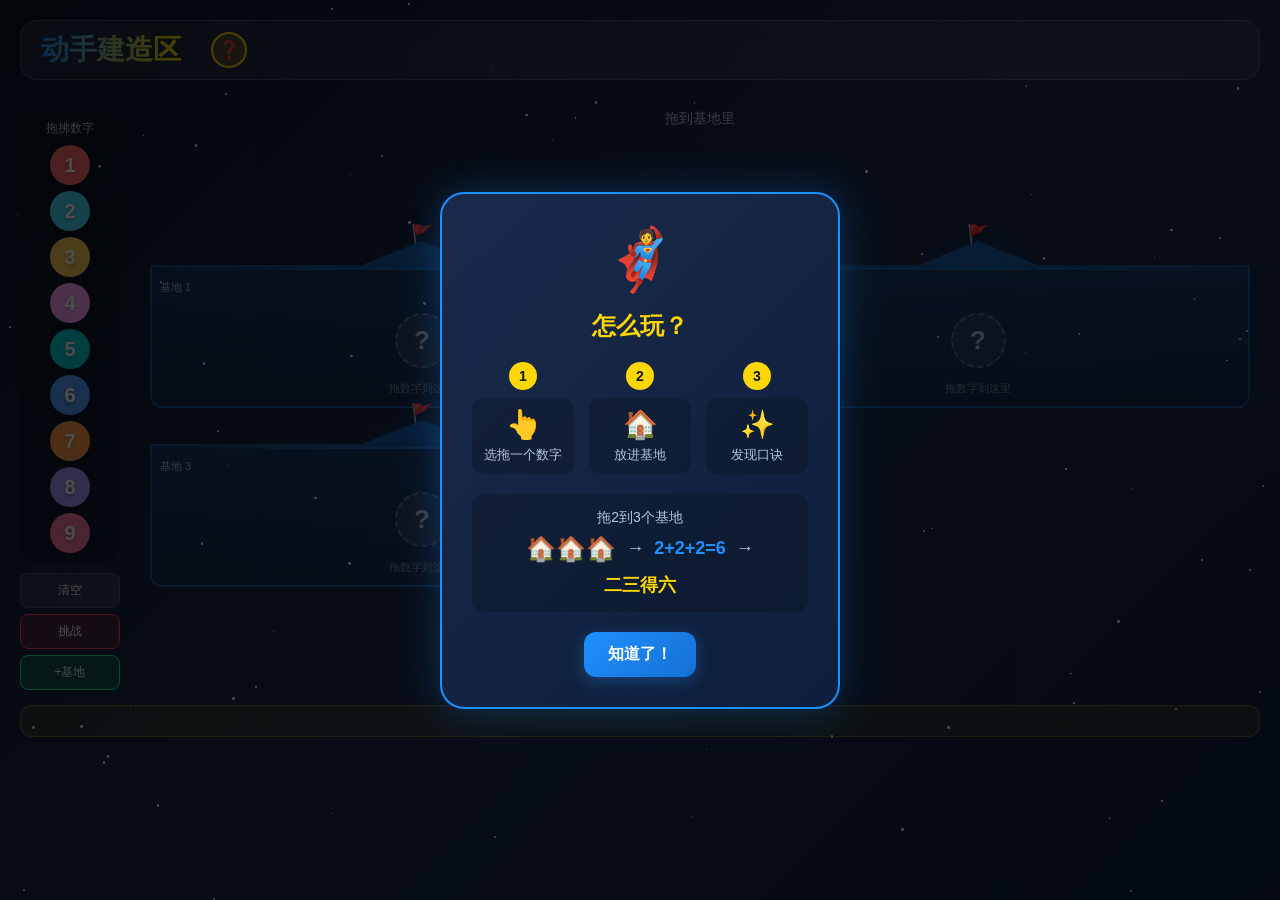
<file: index.html>
<!DOCTYPE html>
<html lang="zh-CN">
<head>
  <meta charset="UTF-8">
  <meta name="viewport" content="width=device-width, initial-scale=1.0">
  <title>动手建造区 - 乘法口诀表</title>
  <link rel="stylesheet" href="css/style.css">
  <link rel="stylesheet" href="css/animations.css">
</head>
<body>
  <!-- 星空背景 -->
  <div class="stars" id="stars"></div>

  <!-- 动手建造区 -->
  <section id="page-builder" class="page active">
    <div class="page-header">
      <h2>动手建造区</h2>
      <button class="btn-help" id="showTutorial" title="怎么玩？">❓</button>
    </div>

    <!-- 挑战横幅 -->
    <div class="challenge-banner" id="challengeBanner" style="display:none;">
      <span class="challenge-icon">🦸</span>
      <span class="challenge-text" id="challengeText"></span>
      <button class="challenge-close" id="closeChallenge">✕</button>
    </div>

    <!-- 建造区主内容 -->
    <div class="builder-layout">
      <!-- 左侧：物品栏 + 操作按钮 -->
      <div class="builder-left">
        <div class="items-shelf" id="itemsShelf">
          <div class="shelf-label">拖拂数字</div>
          <div class="shelf-items" id="shelfItems"></div>
        </div>
        <div class="builder-actions">
          <button class="btn-action btn-clear" id="clearBuilder">清空</button>
          <button class="btn-action btn-challenge" id="randomChallenge">挑战</button>
          <button class="btn-action btn-add-base" id="addBase">+基地</button>
        </div>
      </div>

      <!-- 右侧：超人基地 -->
      <div class="builder-right">
        <div class="bases-hint">拖到基地里</div>
        <div class="bases-container" id="basesContainer"></div>
      </div>
    </div>

    <!-- 结果显示 -->
    <div class="result-bar">
      <div class="result-addition" id="resultAddition"></div>
      <div class="result-multiplication" id="resultMultiplication" style="display:none;"></div>
      <div class="result-chinese" id="resultChinese"></div>
      <button class="btn-commutative" id="btnCommutative" style="display:none;">转一转</button>
    </div>

    <!-- 教程遮罩层 -->
    <div class="tutorial-overlay" id="tutorialOverlay" style="display:none;"></div>
  </section>

  <script src="js/storage.js"></script>
  <script src="js/table.js"></script>
  <script src="js/app.js"></script>
</body>
</html>
</file>
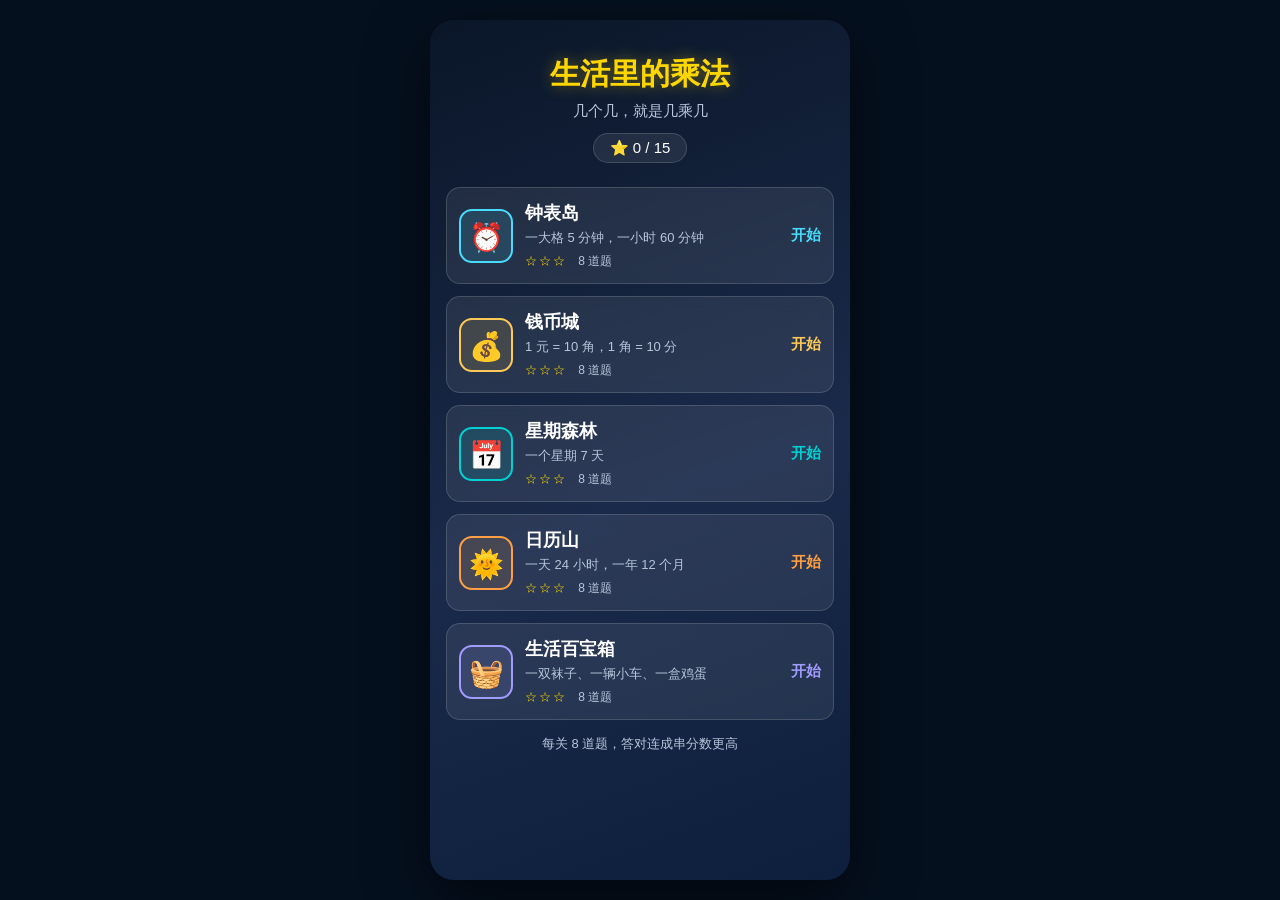
<file: life-math/web/index.html>
<!DOCTYPE html>
<html lang="zh-CN">
<head>
  <meta charset="UTF-8">
  <meta name="viewport" content="width=device-width, initial-scale=1.0">
  <title>生活里的乘法 - 浏览器预览版</title>
  <link rel="stylesheet" href="preview.css">
</head>
<body>
  <div class="phone">
    <!-- 关卡地图 -->
    <section id="screen-home" class="screen active">
      <div class="hero">
        <div class="hero-title">生活里的乘法</div>
        <div class="hero-sub">几个几，就是几乘几</div>
        <div class="hero-stars" id="totalStars">⭐ 0 / 15</div>
      </div>
      <div class="level-list" id="levelList"></div>
      <div class="home-tip">每关 8 道题，答对连成串分数更高</div>
    </section>

    <!-- 答题 -->
    <section id="screen-play" class="screen">
      <div class="hud">
        <div class="hud-left">
          <span class="hud-score" id="hudScore">⭐ 0</span>
          <span class="hud-combo" id="hudCombo"></span>
        </div>
        <div class="hud-right" id="hudProgress"></div>
      </div>
      <div class="bar"><div class="bar-fill" id="barFill"></div></div>

      <div class="question card">
        <div class="question-icon" id="questionIcon"></div>
        <div class="question-text" id="questionText"></div>
      </div>

      <div class="groups" id="groups"></div>
      <div class="groups-label" id="groupsLabel"></div>

      <div class="options" id="options"></div>
      <div class="feedback" id="feedback"></div>
      <div class="explain card" id="explain" style="display:none;"></div>

      <button class="btn-ghost quit" id="btnQuit">退出本关</button>
    </section>

    <!-- 成绩 -->
    <section id="screen-result" class="screen">
      <div class="badge" id="resultBadge"></div>
      <div class="stars" id="resultStars"></div>
      <div class="word" id="resultWord"></div>
      <div class="score card">
        <div class="score-num" id="resultScore">0</div>
        <div class="score-max" id="resultMax"></div>
        <div class="score-new" id="resultBest"></div>
      </div>
      <div class="stats card" id="resultStats"></div>
      <div class="actions">
        <button class="btn-primary act" id="btnReplay">再玩一次</button>
        <button class="btn-ghost act" id="btnHome">回到地图</button>
      </div>
    </section>
  </div>

  <script src="../miniprogram/core/questions.js"></script>
  <script src="../miniprogram/core/game.js"></script>
  <script src="../miniprogram/core/progress.js"></script>
  <script src="preview.js"></script>
</body>
</html>
</file>
<file: css/style.css>
/* ===== CSS Variables ===== */
:root {
  --hero-blue: #1E90FF;
  --hero-red: #FF4444;
  --energy-gold: #FFD700;
  --energy-green: #00FF88;
  --warn-red: #FF6B6B;
  --bg-dark: #0a1628;
  --bg-darker: #1a2a4a;
  --text-white: #ffffff;
  --text-light: #b8c6db;
  --glass-bg: rgba(255, 255, 255, 0.08);
  --glass-border: rgba(255, 255, 255, 0.15);
  --glow-blue: 0 0 20px rgba(30, 144, 255, 0.5);
  --glow-gold: 0 0 20px rgba(255, 215, 0, 0.5);
}

/* ===== Reset & Base ===== */
* {
  margin: 0;
  padding: 0;
  box-sizing: border-box;
}

body {
  font-family: 'Microsoft YaHei', 'PingFang SC', sans-serif;
  background: linear-gradient(135deg, var(--bg-dark) 0%, var(--bg-darker) 50%, #0d1f3c 100%);
  color: var(--text-white);
  min-height: 100vh;
  overflow-x: hidden;
  position: relative;
}

/* ===== Stars Background ===== */
.stars {
  position: fixed;
  top: 0;
  left: 0;
  width: 100%;
  height: 100%;
  pointer-events: none;
  z-index: 0;
}

.star {
  position: absolute;
  width: 2px;
  height: 2px;
  background: white;
  border-radius: 50%;
  animation: twinkle var(--duration) infinite;
}

/* ===== Page System ===== */
.page {
  display: none;
  position: relative;
  z-index: 1;
  min-height: 100vh;
  padding: 20px;
}

.page.active {
  display: block;
  animation: pageIn 0.5s ease-out;
}

.page-header {
  display: flex;
  align-items: center;
  gap: 20px;
  padding: 10px 20px;
  background: var(--glass-bg);
  border: 1px solid var(--glass-border);
  border-radius: 16px;
  backdrop-filter: blur(10px);
  margin-bottom: 30px;
}

.page-header h2 {
  font-size: 28px;
  background: linear-gradient(90deg, var(--hero-blue), var(--energy-gold));
  -webkit-background-clip: text;
  -webkit-text-fill-color: transparent;
  background-clip: text;
}

/* ===== Buttons ===== */
.btn-primary {
  background: linear-gradient(135deg, var(--hero-blue), #1570d4);
  border: none;
  color: white;
  padding: 12px 24px;
  border-radius: 12px;
  font-size: 16px;
  font-weight: 700;
  cursor: pointer;
  transition: all 0.3s;
  box-shadow: 0 4px 15px rgba(30, 144, 255, 0.3);
}

.btn-primary:hover {
  transform: translateY(-2px);
  box-shadow: 0 6px 20px rgba(30, 144, 255, 0.5);
}

.btn-secondary {
  background: rgba(255, 255, 255, 0.1);
  border: 1px solid var(--glass-border);
  color: var(--text-white);
  padding: 12px 24px;
  border-radius: 12px;
  font-size: 16px;
  cursor: pointer;
  transition: all 0.3s;
}

.btn-secondary:hover {
  background: rgba(255, 255, 255, 0.2);
}

/* ===== Modal ===== */
.modal {
  display: none;
  position: fixed;
  top: 0;
  left: 0;
  width: 100%;
  height: 100%;
  background: rgba(0, 0, 0, 0.7);
  z-index: 1000;
  align-items: center;
  justify-content: center;
}

.modal.active {
  display: flex;
  animation: fadeIn 0.3s;
}

.modal-content {
  background: linear-gradient(135deg, #1a2a4a, #0d1f3c);
  border: 2px solid var(--hero-blue);
  border-radius: 24px;
  padding: 40px;
  text-align: center;
  position: relative;
  max-width: 500px;
  width: 90%;
  box-shadow: var(--glow-blue);
}

/* ===== Builder Styles ===== */
.btn-help {
  background: rgba(255, 215, 0, 0.2);
  border: 2px solid var(--energy-gold);
  color: var(--energy-gold);
  width: 36px;
  height: 36px;
  border-radius: 50%;
  font-size: 18px;
  cursor: pointer;
  transition: all 0.3s;
  margin-left: 10px;
}

.btn-help:hover {
  background: rgba(255, 215, 0, 0.3);
  transform: scale(1.1);
}

/* Challenge Banner */
.challenge-banner {
  display: flex;
  align-items: center;
  gap: 10px;
  padding: 12px 20px;
  background: linear-gradient(135deg, rgba(255, 68, 68, 0.3), rgba(255, 68, 68, 0.1));
  border: 2px solid var(--hero-red);
  border-radius: 12px;
  margin-bottom: 15px;
  animation: slideInUp 0.3s ease-out;
}

.challenge-icon {
  font-size: 24px;
}

.challenge-text {
  flex: 1;
  font-size: 18px;
  font-weight: 700;
  color: var(--text-white);
}

.challenge-close {
  background: rgba(255, 255, 255, 0.2);
  border: none;
  color: var(--text-white);
  width: 28px;
  height: 28px;
  border-radius: 50%;
  font-size: 16px;
  cursor: pointer;
}

/* Tutorial Overlay */
.tutorial-overlay {
  position: fixed;
  top: 0;
  left: 0;
  right: 0;
  bottom: 0;
  background: rgba(0, 0, 0, 0.7);
  z-index: 2000;
  display: flex;
  align-items: center;
  justify-content: center;
  animation: fadeIn 0.3s ease-out;
}

.tutorial-modal {
  background: linear-gradient(135deg, #1a2a4a, #0d1f3c);
  border: 2px solid var(--hero-blue);
  border-radius: 24px;
  padding: 30px;
  max-width: 400px;
  width: 90%;
  text-align: center;
  box-shadow: 0 0 40px rgba(30, 144, 255, 0.3);
}

.tutorial-hero-icon {
  font-size: 60px;
  margin-bottom: 15px;
}

.tutorial-modal h3 {
  font-size: 24px;
  color: var(--energy-gold);
  margin-bottom: 20px;
}

.tutorial-steps {
  display: flex;
  gap: 15px;
  margin-bottom: 20px;
}

.tutorial-step {
  flex: 1;
  text-align: center;
}

.step-num {
  width: 28px;
  height: 28px;
  background: var(--energy-gold);
  border-radius: 50%;
  display: flex;
  align-items: center;
  justify-content: center;
  font-weight: 900;
  color: var(--bg-dark);
  margin: 0 auto 8px;
  font-size: 14px;
}

.step-content {
  background: rgba(0, 0, 0, 0.2);
  border-radius: 10px;
  padding: 10px;
}

.step-icon {
  font-size: 28px;
  margin-bottom: 5px;
}

.step-text {
  font-size: 13px;
  color: var(--text-light);
}

.tutorial-example {
  display: flex;
  flex-direction: column;
  align-items: center;
  gap: 8px;
  margin-bottom: 20px;
  padding: 15px;
  background: rgba(0, 0, 0, 0.2);
  border-radius: 12px;
}

.example-desc {
  font-size: 14px;
  color: var(--text-light);
}

.example-flow {
  display: flex;
  align-items: center;
  gap: 10px;
  flex-wrap: wrap;
  justify-content: center;
}

.ex-base {
  font-size: 24px;
}

.ex-arrow {
  font-size: 18px;
  color: var(--text-light);
}

.ex-result {
  font-size: 18px;
  font-weight: 700;
  color: var(--hero-blue);
}

.ex-mul {
  font-size: 18px;
  font-weight: 700;
  color: var(--energy-gold);
}

.tutorial-close {
  display: block;
  margin: 0 auto;
}

/* Builder Layout */
.builder-layout {
  display: flex;
  gap: 20px;
  min-height: 300px;
}

.builder-left {
  width: 100px;
  display: flex;
  flex-direction: column;
  gap: 10px;
}

.items-shelf {
  background: rgba(0, 0, 0, 0.2);
  border-radius: 16px;
  padding: 10px;
  flex: 1;
}

.shelf-label {
  font-size: 12px;
  color: var(--text-light);
  text-align: center;
  margin-bottom: 8px;
}

.shelf-items {
  display: flex;
  flex-direction: column;
  gap: 6px;
}

.shelf-item {
  cursor: grab;
  transition: transform 0.2s;
}

.shelf-item:hover {
  transform: scale(1.1);
}

.shelf-item.dragging {
  opacity: 0.5;
  transform: scale(0.9);
}

.shelf-item.locked {
  opacity: 0.3;
  cursor: not-allowed;
  filter: grayscale(0.8);
}

.shelf-item.locked:hover {
  transform: none;
}

.item-circle {
  width: 40px;
  height: 40px;
  border-radius: 50%;
  display: flex;
  align-items: center;
  justify-content: center;
  margin: 0 auto;
  box-shadow: 0 4px 15px rgba(0, 0, 0, 0.3);
}

.item-number {
  font-size: 20px;
  font-weight: 900;
  color: white;
  text-shadow: 0 2px 4px rgba(0, 0, 0, 0.3);
}

.builder-actions {
  display: flex;
  flex-direction: column;
  gap: 6px;
}

.btn-action {
  background: rgba(255, 255, 255, 0.1);
  border: 1px solid var(--glass-border);
  color: var(--text-white);
  padding: 8px;
  border-radius: 8px;
  font-size: 12px;
  cursor: pointer;
  transition: all 0.3s;
}

.btn-action:hover {
  background: rgba(255, 255, 255, 0.2);
}

.btn-challenge {
  background: rgba(255, 68, 68, 0.2);
  border-color: var(--hero-red);
}

.btn-challenge:hover {
  background: rgba(255, 68, 68, 0.3);
}

.btn-add-base {
  background: rgba(0, 255, 136, 0.2);
  border-color: var(--energy-green);
}

.btn-add-base:hover {
  background: rgba(0, 255, 136, 0.3);
}

.builder-right {
  flex: 1;
  display: flex;
  flex-direction: column;
}

.bases-hint {
  text-align: center;
  color: var(--text-light);
  font-size: 14px;
  margin-bottom: 10px;
}

.bases-container {
  display: grid;
  gap: 12px;
  justify-items: center;
  align-content: center;
  flex: 1;
  padding: 10px;
}

/* Superhero Base */
.base {
  width: 100%;
  position: relative;
  transition: all 0.3s;
  animation: slideInUp 0.3s ease-out;
}

.base.drag-over {
  transform: scale(1.08);
}

.base.drag-over .base-body {
  border-color: var(--energy-gold);
  background: linear-gradient(180deg, rgba(255, 215, 0, 0.2), rgba(255, 215, 0, 0.05));
  box-shadow: 0 0 25px rgba(255, 215, 0, 0.4), inset 0 0 15px rgba(255, 215, 0, 0.1);
}

.base.has-value .base-body {
  border-color: var(--energy-green);
  background: linear-gradient(180deg, rgba(0, 255, 136, 0.15), rgba(0, 255, 136, 0.05));
  box-shadow: 0 0 15px rgba(0, 255, 136, 0.2);
}

.base-roof {
  width: 100%;
  height: 24px;
  position: relative;
  display: flex;
  justify-content: center;
  overflow: visible;
}

.base-roof::before {
  content: '';
  position: absolute;
  top: 0;
  left: 50%;
  transform: translateX(-50%);
  width: 0;
  height: 0;
  border-left: 60px solid transparent;
  border-right: 60px solid transparent;
  border-bottom: 24px solid rgba(30, 144, 255, 0.5);
  filter: drop-shadow(0 -3px 8px rgba(30, 144, 255, 0.3));
}

.base.has-value .base-roof::before {
  border-bottom-color: rgba(0, 255, 136, 0.5);
  filter: drop-shadow(0 -3px 8px rgba(0, 255, 136, 0.3));
}

.base-flag {
  position: absolute;
  top: -18px;
  z-index: 1;
  font-size: 18px;
  filter: drop-shadow(0 2px 4px rgba(0, 0, 0, 0.3));
}

.base-body {
  background: linear-gradient(180deg, rgba(30, 144, 255, 0.2), rgba(30, 144, 255, 0.05));
  border: 2px solid rgba(30, 144, 255, 0.4);
  border-radius: 0 0 12px 12px;
  padding: 10px 8px;
  min-height: 110px;
  display: flex;
  flex-direction: column;
  align-items: center;
  transition: all 0.3s;
  position: relative;
  overflow: hidden;
}

.base-body::before {
  content: '';
  position: absolute;
  top: 0;
  left: 0;
  right: 0;
  height: 3px;
  background: linear-gradient(90deg, transparent, var(--hero-blue), transparent);
  opacity: 0.6;
}

.base.has-value .base-body::before {
  background: linear-gradient(90deg, transparent, var(--energy-green), transparent);
}

.base-header {
  display: flex;
  align-items: center;
  justify-content: space-between;
  width: 100%;
  margin-bottom: 8px;
}

.base-label {
  font-size: 11px;
  color: var(--text-light);
  flex: 1;
}

.base-delete {
  background: rgba(255, 107, 107, 0.3);
  border: none;
  color: var(--warn-red);
  width: 20px;
  height: 20px;
  border-radius: 50%;
  font-size: 14px;
  cursor: pointer;
  display: flex;
  align-items: center;
  justify-content: center;
  transition: all 0.3s;
  opacity: 0;
}

.base:hover .base-delete {
  opacity: 1;
}

.base-delete:hover {
  background: rgba(255, 107, 107, 0.5);
}

.base-value {
  width: 55px;
  height: 55px;
  border-radius: 50%;
  display: flex;
  align-items: center;
  justify-content: center;
  font-size: 26px;
  font-weight: 900;
  color: var(--text-light);
  background: rgba(255, 255, 255, 0.08);
  border: 2px dashed rgba(255, 255, 255, 0.25);
  transition: all 0.4s cubic-bezier(0.175, 0.885, 0.32, 1.275);
  margin: 8px 0;
  position: relative;
}

.base-value.filled {
  border-style: solid;
  border-color: rgba(255, 255, 255, 0.3);
  transform: scale(1.1);
  box-shadow: 0 4px 20px rgba(0, 0, 0, 0.4), 0 0 15px var(--glow-color, rgba(30, 144, 255, 0.3));
  animation: valuePop 0.4s ease-out;
}

.base-hint {
  font-size: 11px;
  color: var(--text-light);
  opacity: 0.6;
  margin-top: 5px;
}

.base.has-value .base-hint {
  display: none;
}

/* Result Bar */
.result-bar {
  display: flex;
  align-items: center;
  justify-content: center;
  gap: 20px;
  padding: 15px 20px;
  background: rgba(255, 215, 0, 0.1);
  border: 1px solid rgba(255, 215, 0, 0.3);
  border-radius: 12px;
  margin-top: 15px;
  flex-wrap: wrap;
}

.result-addition {
  font-size: 26px;
  font-weight: 900;
  color: var(--text-white);
  display: flex;
  align-items: center;
  gap: 5px;
  transition: all 0.4s ease;
}

.result-multiplication {
  font-size: 30px;
  font-weight: 900;
  color: var(--energy-gold);
  display: flex;
  align-items: center;
  gap: 10px;
  animation: mulAppear 0.5s cubic-bezier(0.175, 0.885, 0.32, 1.275);
  position: relative;
}

.result-multiplication::before {
  content: '→';
  font-size: 24px;
  color: var(--energy-gold);
  margin-right: 5px;
  opacity: 0.7;
}

.eq-num {
  color: var(--hero-blue);
  font-size: 30px;
}

.eq-op {
  color: var(--text-light);
  font-size: 24px;
}

.eq-result {
  color: var(--energy-green);
  font-size: 32px;
}

.eq-mul {
  font-size: 32px;
  text-shadow: 0 0 15px rgba(255, 215, 0, 0.3);
}

.eq-chinese {
  font-size: 20px;
  color: var(--text-light);
}

.result-chinese {
  font-size: 20px;
  color: var(--text-light);
}

.btn-commutative {
  background: linear-gradient(135deg, var(--hero-blue), #1570d4);
  border: none;
  color: white;
  padding: 10px 20px;
  border-radius: 10px;
  font-size: 14px;
  font-weight: 700;
  cursor: pointer;
  transition: all 0.3s;
}

.btn-commutative:hover {
  transform: scale(1.05);
  box-shadow: var(--glow-blue);
}

/* Drop Particle Effect */
.drop-particle {
  position: fixed;
  width: 8px;
  height: 8px;
  border-radius: 50%;
  pointer-events: none;
  z-index: 1000;
  animation: dropBurst 0.5s ease-out forwards;
}

/* Touch Clone */
.touch-clone {
  width: 40px;
  height: 40px;
  opacity: 0.8;
}

.touch-clone .item-circle {
  width: 40px;
  height: 40px;
  border-radius: 50%;
  display: flex;
  align-items: center;
  justify-content: center;
  font-size: 20px;
  font-weight: 900;
  color: white;
}

/* ===== Difficulty Selection Modal ===== */
.difficulty-content {
  max-width: 400px;
  text-align: center;
}

.difficulty-content h3 {
  font-size: 24px;
  color: var(--energy-gold);
  margin-bottom: 25px;
}

.difficulty-buttons {
  display: flex;
  gap: 15px;
  justify-content: center;
}

.diff-btn {
  flex: 1;
  padding: 20px 15px;
  border: 2px solid var(--glass-border);
  border-radius: 16px;
  background: var(--glass-bg);
  color: var(--text-white);
  cursor: pointer;
  transition: all 0.3s;
  display: flex;
  flex-direction: column;
  align-items: center;
  gap: 8px;
}

.diff-btn:hover {
  transform: translateY(-5px);
}

.diff-btn.easy:hover {
  border-color: var(--energy-green);
  box-shadow: 0 0 20px rgba(0, 255, 136, 0.3);
}

.diff-btn.medium:hover {
  border-color: var(--energy-gold);
  box-shadow: 0 0 20px rgba(255, 215, 0, 0.3);
}

.diff-btn.hard:hover {
  border-color: var(--hero-red);
  box-shadow: 0 0 20px rgba(255, 68, 68, 0.3);
}

.diff-icon {
  font-size: 32px;
}

.diff-name {
  font-size: 18px;
  font-weight: 700;
}

.diff-desc {
  font-size: 12px;
  color: var(--text-light);
}

/* ===== Celebration Effects ===== */
.fireworks-container {
  position: fixed;
  top: 0;
  left: 0;
  right: 0;
  bottom: 0;
  pointer-events: none;
  z-index: 9999;
  overflow: hidden;
}

.firework-particle {
  position: absolute;
  width: 8px;
  height: 8px;
  border-radius: 50%;
  animation: fireworkBurst 1s ease-out forwards;
}

/* Flying Hero */
.flying-hero {
  position: fixed;
  top: 50%;
  left: 50%;
  transform: translate(-50%, -50%);
  animation: heroExpand 4s ease-in-out forwards;
  z-index: 9998;
}

.flying-hero-img {
  width: 100px;
  height: 100px;
  object-fit: contain;
  filter: drop-shadow(0 0 30px rgba(255, 215, 0, 0.8));
  border-radius: 12px;
  animation: heroGrow 4s ease-in-out forwards;
}

.modal-hero-img {
  width: 80px;
  height: 80px;
  object-fit: contain;
  border-radius: 12px;
}

/* Encouragement Modal */
.encouragement-modal {
  position: fixed;
  top: 0;
  left: 0;
  right: 0;
  bottom: 0;
  background: rgba(0, 0, 0, 0.7);
  display: flex;
  align-items: center;
  justify-content: center;
  z-index: 10000;
  opacity: 0;
  transition: opacity 0.3s ease;
}

.encouragement-modal.active {
  opacity: 1;
}

.encouragement-content {
  background: linear-gradient(135deg, #1a2a4a, #0d1f3c);
  border: 3px solid var(--energy-gold);
  border-radius: 24px;
  padding: 40px;
  text-align: center;
  transform: scale(0.8);
  transition: transform 0.3s ease;
  box-shadow: 0 0 60px rgba(255, 215, 0, 0.3);
  max-width: 400px;
  width: 90%;
}

.encouragement-modal.active .encouragement-content {
  transform: scale(1);
}

.encouragement-hero {
  font-size: 80px;
  margin-bottom: 20px;
  display: flex;
  justify-content: center;
}

.encouragement-text {
  font-size: 48px;
  font-weight: 900;
  color: var(--energy-gold);
  margin-bottom: 10px;
  text-shadow: 0 0 30px rgba(255, 215, 0, 0.5);
  animation: titleGlow 1.5s ease-in-out infinite;
}

.encouragement-sub {
  font-size: 24px;
  color: var(--text-white);
  margin-bottom: 30px;
}

.encouragement-btn {
  font-size: 20px;
  padding: 15px 40px;
  animation: buttonPulse 1.5s ease-in-out infinite;
}

/* ===== Responsive ===== */
@media (max-width: 768px) {
  .builder-layout {
    flex-direction: column;
  }

  .builder-left {
    width: 100%;
    flex-direction: row;
    align-items: center;
  }

  .items-shelf {
    flex: 1;
  }

  .shelf-items {
    flex-direction: row;
    flex-wrap: wrap;
    justify-content: center;
  }

  .builder-actions {
    flex-direction: row;
  }

  .bases-container {
    justify-content: center;
  }

  .result-bar {
    flex-direction: column;
    gap: 10px;
  }

  .result-addition {
    font-size: 22px;
  }

  .result-multiplication {
    font-size: 26px;
  }

  .tutorial-steps {
    flex-direction: column;
    gap: 10px;
  }
}
</file>
<file: css/animations.css>
/* ===== Page Transitions ===== */
@keyframes pageIn {
  from {
    opacity: 0;
    transform: translateY(20px);
  }
  to {
    opacity: 1;
    transform: translateY(0);
  }
}

@keyframes fadeIn {
  from { opacity: 0; }
  to { opacity: 1; }
}

@keyframes fadeOut {
  from { opacity: 1; }
  to { opacity: 0; }
}

/* ===== Star Twinkle ===== */
@keyframes twinkle {
  0%, 100% { opacity: 0.3; transform: scale(1); }
  50% { opacity: 1; transform: scale(1.5); }
}

/* ===== UI Animations ===== */
@keyframes buttonPulse {
  0%, 100% {
    box-shadow: 0 4px 15px rgba(30, 144, 255, 0.3);
  }
  50% {
    box-shadow: 0 4px 25px rgba(30, 144, 255, 0.6);
  }
}

@keyframes slideInUp {
  from {
    transform: translateY(30px);
    opacity: 0;
  }
  to {
    transform: translateY(0);
    opacity: 1;
  }
}

@keyframes bounceIn {
  0% {
    transform: scale(0);
    opacity: 0;
  }
  50% {
    transform: scale(1.2);
  }
  70% {
    transform: scale(0.9);
  }
  100% {
    transform: scale(1);
    opacity: 1;
  }
}

@keyframes shake {
  0%, 100% { transform: translateX(0); }
  10%, 30%, 50%, 70%, 90% { transform: translateX(-5px); }
  20%, 40%, 60%, 80% { transform: translateX(5px); }
}

/* ===== Title Animations ===== */
@keyframes titleGlow {
  0%, 100% {
    text-shadow: 0 0 10px rgba(255, 215, 0, 0.3);
  }
  50% {
    text-shadow: 0 0 30px rgba(255, 215, 0, 0.8);
  }
}

/* ===== Value Pop Animation ===== */
@keyframes valuePop {
  0% { transform: scale(0.5); opacity: 0; }
  60% { transform: scale(1.2); }
  100% { transform: scale(1.1); opacity: 1; }
}

/* ===== Multiplication Appear Animation ===== */
@keyframes mulAppear {
  0% {
    opacity: 0;
    transform: translateX(-20px) scale(0.8);
  }
  60% {
    transform: translateX(5px) scale(1.05);
  }
  100% {
    opacity: 1;
    transform: translateX(0) scale(1);
  }
}

/* ===== Drop Burst ===== */
@keyframes dropBurst {
  0% {
    transform: translate(0, 0) scale(1);
    opacity: 1;
  }
  100% {
    transform: translate(var(--tx), var(--ty)) scale(0);
    opacity: 0;
  }
}

/* ===== Firework Burst ===== */
@keyframes fireworkBurst {
  0% {
    transform: translate(0, 0) scale(1);
    opacity: 1;
  }
  100% {
    transform: translate(var(--tx), var(--ty)) scale(0);
    opacity: 0;
  }
}

/* ===== Hero Expand (flying hero celebration) ===== */
@keyframes heroExpand {
  0% {
    opacity: 0;
    transform: translate(-50%, -50%) scale(0.3);
  }
  15% {
    opacity: 1;
    transform: translate(-50%, -50%) scale(0.5);
  }
  85% {
    opacity: 1;
    transform: translate(-50%, -50%) scale(1);
  }
  100% {
    opacity: 0;
    transform: translate(-50%, -50%) scale(1.2);
  }
}

@keyframes heroGrow {
  0% {
    width: 100px;
    height: 100px;
  }
  100% {
    width: 90vmin;
    height: 90vmin;
  }
}
</file>
<file: life-math/web/preview.css>
/* preview.css - 浏览器预览版样式（与小程序 wxss 保持一致的视觉，rpx → px 按 1/2 换算） */
:root {
  --hero-blue: #1E90FF;
  --energy-gold: #FFD700;
  --energy-green: #00FF88;
  --warn-red: #FF6B6B;
  --text-white: #ffffff;
  --text-light: #b8c6db;
  --glass-bg: rgba(255, 255, 255, 0.08);
  --glass-border: rgba(255, 255, 255, 0.15);
}

* { margin: 0; padding: 0; box-sizing: border-box; }

body {
  font-family: 'PingFang SC', 'Microsoft YaHei', sans-serif;
  background: #05101f;
  color: var(--text-white);
  min-height: 100vh;
  display: flex;
  justify-content: center;
  padding: 20px 0;
}

.phone {
  width: 100%;
  max-width: 420px;
  min-height: 90vh;
  background: linear-gradient(160deg, #0a1628 0%, #1a2a4a 55%, #0d1f3c 100%);
  border-radius: 24px;
  overflow: hidden;
  box-shadow: 0 20px 60px rgba(0, 0, 0, 0.6);
}

.screen { display: none; padding: 16px; }
.screen.active { display: block; }

.card {
  background: var(--glass-bg);
  border: 1px solid var(--glass-border);
  border-radius: 14px;
  backdrop-filter: blur(6px);
}

.btn-primary {
  background: linear-gradient(135deg, #1E90FF, #00c6ff);
  color: #fff;
  border: none;
  border-radius: 999px;
  font-weight: bold;
  cursor: pointer;
  box-shadow: 0 4px 12px rgba(30, 144, 255, 0.35);
}

.btn-ghost {
  background: var(--glass-bg);
  border: 1px solid var(--glass-border);
  color: var(--text-light);
  border-radius: 999px;
  cursor: pointer;
}

/* ===== 关卡地图 ===== */
.hero { text-align: center; padding: 18px 0 24px; }
.hero-title {
  font-size: 30px;
  font-weight: bold;
  color: var(--energy-gold);
  text-shadow: 0 0 15px rgba(255, 215, 0, 0.4);
}
.hero-sub { margin-top: 7px; font-size: 15px; color: var(--text-light); }
.hero-stars {
  margin-top: 12px;
  display: inline-block;
  padding: 5px 16px;
  border-radius: 999px;
  background: var(--glass-bg);
  border: 1px solid var(--glass-border);
  font-size: 15px;
}

.level {
  display: flex;
  align-items: center;
  padding: 13px 12px;
  margin-bottom: 12px;
  cursor: pointer;
  transition: transform 0.15s ease, opacity 0.15s ease;
}
.level:hover { transform: scale(0.985); opacity: 0.9; }
.level-icon {
  width: 54px; height: 54px;
  border-radius: 13px;
  border: 2px solid;
  font-size: 28px;
  line-height: 54px;
  text-align: center;
  flex-shrink: 0;
}
.level-info { flex: 1; margin-left: 12px; min-width: 0; }
.level-name { font-size: 18px; font-weight: bold; }
.level-desc { margin-top: 4px; font-size: 13px; color: var(--text-light); }
.level-meta { margin-top: 6px; font-size: 12px; }
.level-stars { color: var(--energy-gold); letter-spacing: 2px; }
.level-best { margin-left: 8px; color: var(--text-light); }
.level-go { font-size: 15px; font-weight: bold; flex-shrink: 0; padding-left: 8px; }
.home-tip { margin-top: 15px; text-align: center; font-size: 13px; color: var(--text-light); }

/* ===== 答题 ===== */
.hud { display: flex; justify-content: space-between; align-items: center; font-size: 14px; }
.hud-score { color: var(--energy-gold); font-weight: bold; font-size: 17px; }
.hud-combo { margin-left: 10px; color: #ff9f43; }
.hud-right { color: var(--text-light); }

.bar {
  margin-top: 7px; height: 6px;
  border-radius: 999px;
  background: rgba(255, 255, 255, 0.12);
  overflow: hidden;
}
.bar-fill { height: 100%; border-radius: 999px; transition: width 0.3s ease; }

.question { margin-top: 14px; padding: 14px 13px; display: flex; align-items: flex-start; }
.question-icon { font-size: 26px; margin-right: 9px; flex-shrink: 0; }
.question-text { flex: 1; font-size: 18px; line-height: 1.6; }

.groups { margin-top: 13px; display: flex; flex-wrap: wrap; justify-content: center; }
.group {
  border: 2px dashed;
  border-radius: 10px;
  padding: 6px;
  margin: 4px;
  min-width: 46px;
  display: flex; align-items: center; justify-content: center;
}
.group-cells { display: flex; flex-wrap: wrap; justify-content: center; max-width: 100px; }
.cell { font-size: 15px; line-height: 1.2; padding: 1px; }
.group-num { font-size: 22px; font-weight: bold; padding: 3px 8px; }
.groups-label { margin-top: 6px; text-align: center; font-size: 13px; color: var(--text-light); }

.options { margin-top: 16px; display: flex; flex-wrap: wrap; justify-content: space-between; }
.option {
  width: 48%; height: 65px;
  margin-bottom: 11px;
  border-radius: 13px;
  background: var(--glass-bg);
  border: 2px solid var(--glass-border);
  color: var(--text-white);
  font-family: inherit;
  display: flex; flex-direction: column;
  align-items: center; justify-content: center;
  cursor: pointer;
  transition: all 0.2s ease;
}
.option:not(:disabled):hover { transform: scale(0.97); border-color: var(--hero-blue); }
.option-num { font-size: 28px; font-weight: bold; }
.option-unit { font-size: 12px; color: var(--text-light); margin-top: 2px; }
.option.right {
  background: rgba(0, 255, 136, 0.18);
  border-color: var(--energy-green);
  box-shadow: 0 0 13px rgba(0, 255, 136, 0.4);
}
.option.wrong {
  background: rgba(255, 107, 107, 0.16);
  border-color: var(--warn-red);
  opacity: 0.7;
}

.feedback { text-align: center; font-size: 17px; font-weight: bold; padding: 5px 0; min-height: 26px; }
.feedback.right { color: var(--energy-green); }
.feedback.wrong { color: var(--warn-red); }
.feedback.retry { color: var(--energy-gold); font-size: 15px; }

.explain { margin-top: 8px; padding: 12px; text-align: center; }
.explain-add { font-size: 15px; color: var(--text-light); }
.explain-formula { margin-top: 5px; font-size: 22px; font-weight: bold; color: var(--hero-blue); }
.explain-chant { margin-top: 5px; font-size: 16px; color: var(--energy-gold); letter-spacing: 1px; }

.quit { margin-top: 20px; width: 100%; padding: 10px 0; font-size: 14px; }

/* ===== 成绩 ===== */
#screen-result { text-align: center; padding: 30px 20px; }
.badge {
  width: 80px; height: 80px;
  margin: 0 auto;
  border: 3px solid;
  border-radius: 50%;
  font-size: 42px; line-height: 80px;
}
.stars { margin-top: 13px; font-size: 30px; color: var(--energy-gold); letter-spacing: 5px; }
.word { margin-top: 7px; font-size: 17px; color: var(--text-light); }
.score { margin-top: 20px; padding: 17px 0; }
.score-num { font-size: 48px; font-weight: bold; color: var(--energy-gold); line-height: 1.1; }
.score-max { font-size: 13px; color: var(--text-light); margin-top: 3px; }
.score-new { margin-top: 6px; font-size: 14px; color: var(--energy-green); }
.stats { margin-top: 14px; padding: 14px 0; display: flex; }
.stat { flex: 1; }
.stat-num { font-size: 24px; font-weight: bold; }
.stat-label { margin-top: 3px; font-size: 12px; color: var(--text-light); }
.actions { margin-top: 25px; }
.act { width: 100%; padding: 13px 0; font-size: 16px; margin-bottom: 11px; }
</file>
